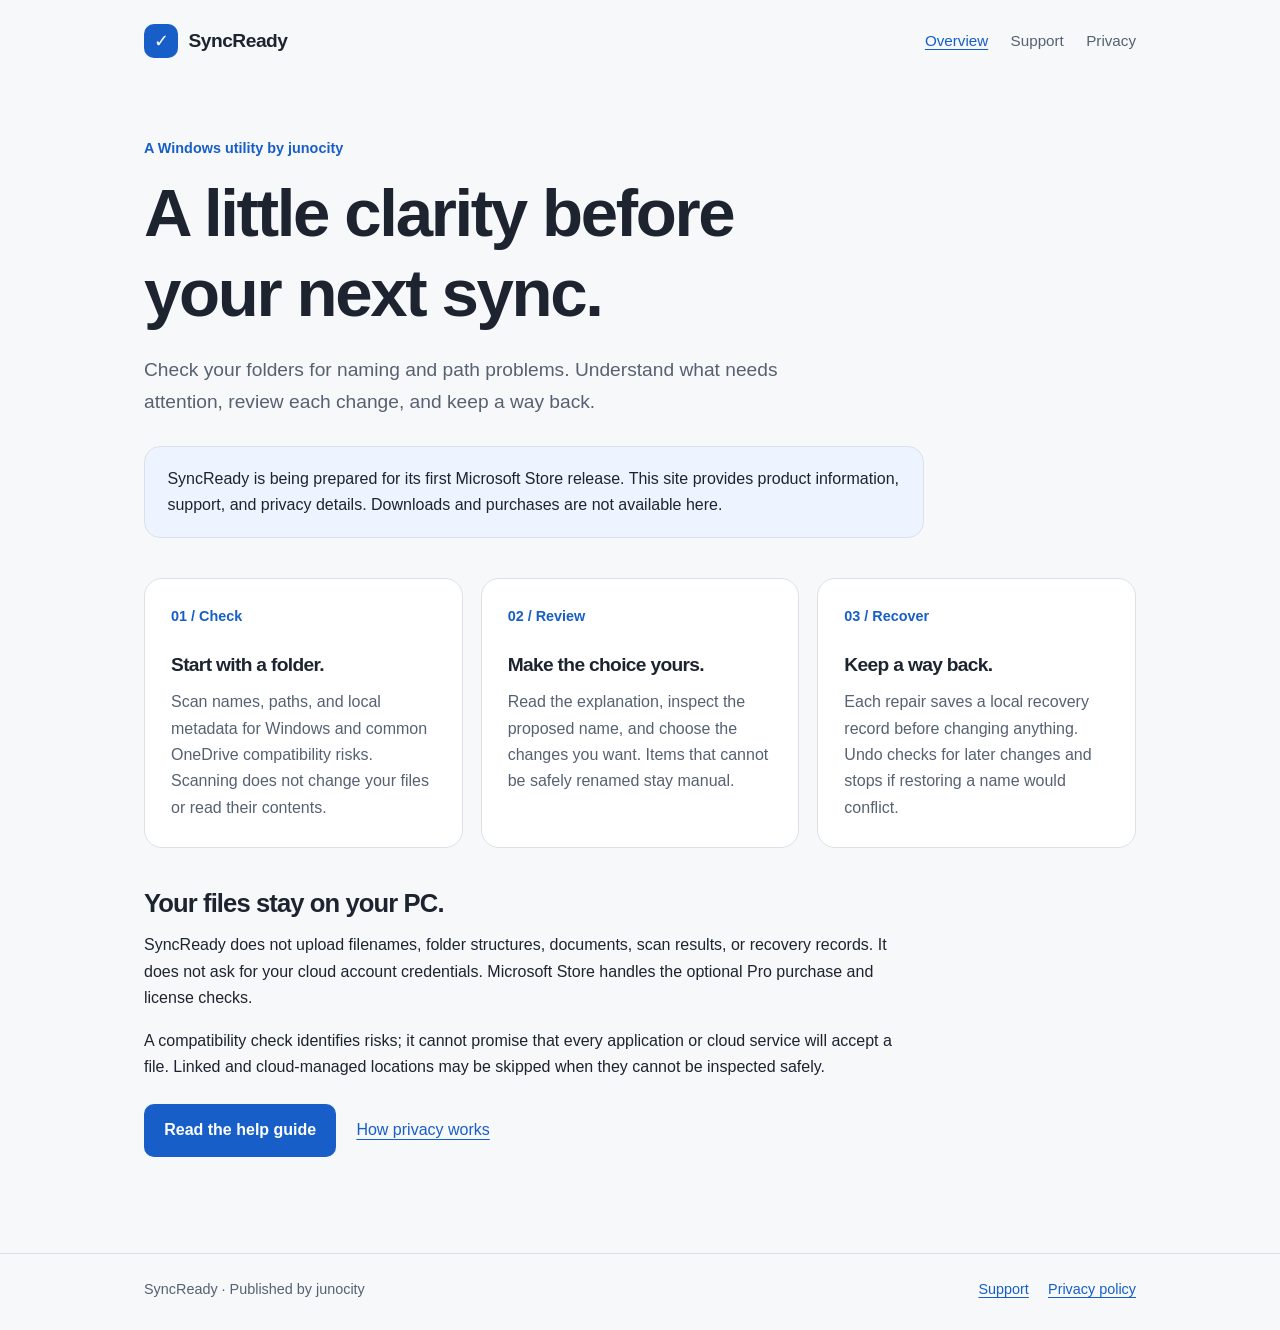
<file: index.html>
<!doctype html>
<html lang="en">
<head>
  <meta charset="utf-8">
  <meta name="viewport" content="width=device-width, initial-scale=1">
  <meta name="description" content="SyncReady checks local file and folder names for compatibility issues. Product information, support, and privacy details from junocity.">
  <meta name="referrer" content="strict-origin-when-cross-origin">
  <title>SyncReady — a little clarity before your next sync</title>
  <link rel="stylesheet" href="styles.css">
</head>
<body>
  <a class="skip" href="#main">Skip to content</a>
  <header class="wrap topbar">
    <a class="brand" href="index.html"><span class="brand-mark" aria-hidden="true">✓</span> SyncReady</a>
    <nav aria-label="Main navigation"><a href="index.html" aria-current="page">Overview</a><a href="support.html">Support</a><a href="privacy.html">Privacy</a></nav>
  </header>
  <main class="wrap" id="main">
    <p class="eyebrow">A Windows utility by junocity</p>
    <h1>A little clarity before your next sync.</h1>
    <p class="lead">Check your folders for naming and path problems. Understand what needs attention, review each change, and keep a way back.</p>
    <div class="notice"><p>SyncReady is being prepared for its first Microsoft Store release. This site provides product information, support, and privacy details. Downloads and purchases are not available here.</p></div>
    <section class="cards" aria-label="How SyncReady works">
      <div class="card"><span class="step">01 / Check</span><h2 style="margin-top:0;font-size:1.2rem">Start with a folder.</h2><p>Scan names, paths, and local metadata for Windows and common OneDrive compatibility risks. Scanning does not change your files or read their contents.</p></div>
      <div class="card"><span class="step">02 / Review</span><h2 style="margin-top:0;font-size:1.2rem">Make the choice yours.</h2><p>Read the explanation, inspect the proposed name, and choose the changes you want. Items that cannot be safely renamed stay manual.</p></div>
      <div class="card"><span class="step">03 / Recover</span><h2 style="margin-top:0;font-size:1.2rem">Keep a way back.</h2><p>Each repair saves a local recovery record before changing anything. Undo checks for later changes and stops if restoring a name would conflict.</p></div>
    </section>
    <section class="article" aria-labelledby="your-files">
      <h2 id="your-files">Your files stay on your PC.</h2>
      <p>SyncReady does not upload filenames, folder structures, documents, scan results, or recovery records. It does not ask for your cloud account credentials. Microsoft Store handles the optional Pro purchase and license checks.</p>
      <p>A compatibility check identifies risks; it cannot promise that every application or cloud service will accept a file. Linked and cloud-managed locations may be skipped when they cannot be inspected safely.</p>
      <div class="actions"><a class="button" href="support.html">Read the help guide</a><a href="privacy.html">How privacy works</a></div>
    </section>
  </main>
  <footer><div class="wrap footer-inner"><p>SyncReady · Published by junocity</p><div class="footer-links"><a href="support.html">Support</a><a href="privacy.html">Privacy policy</a></div></div></footer>
</body>
</html>
</file>
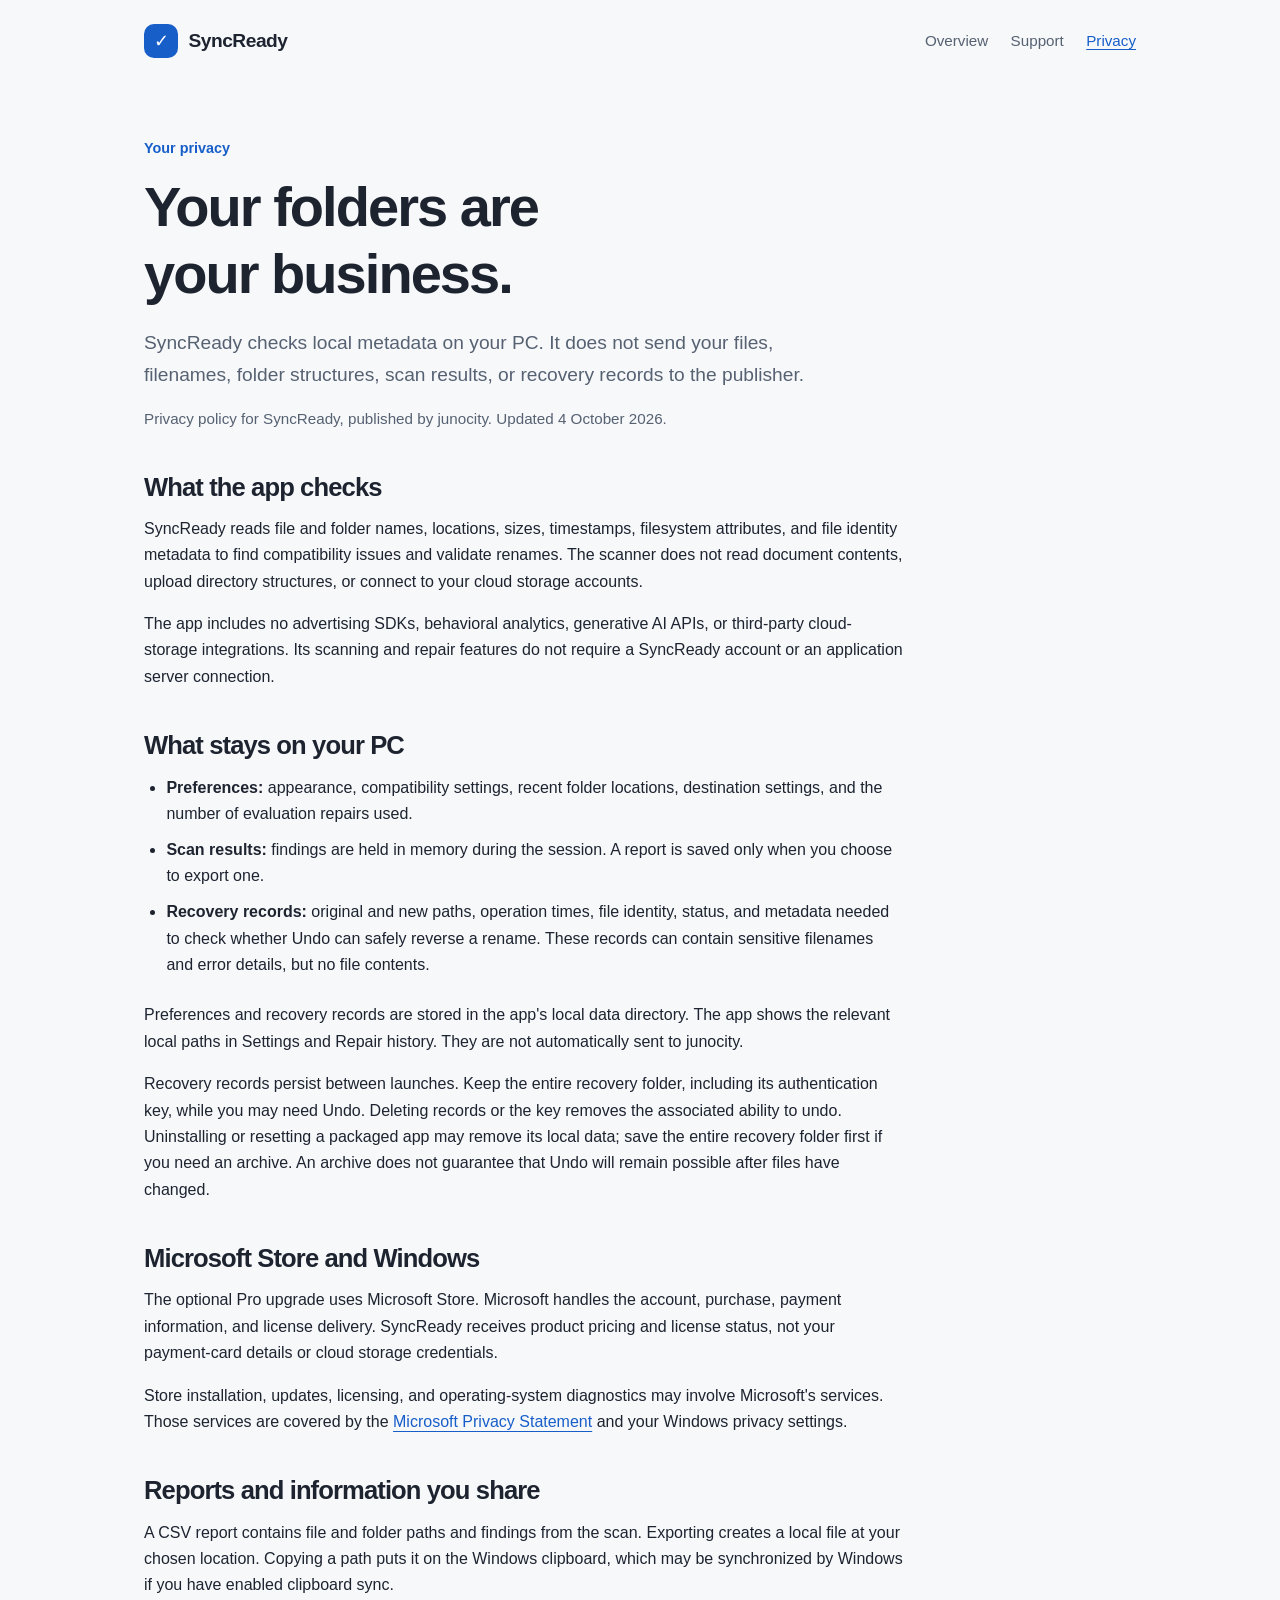
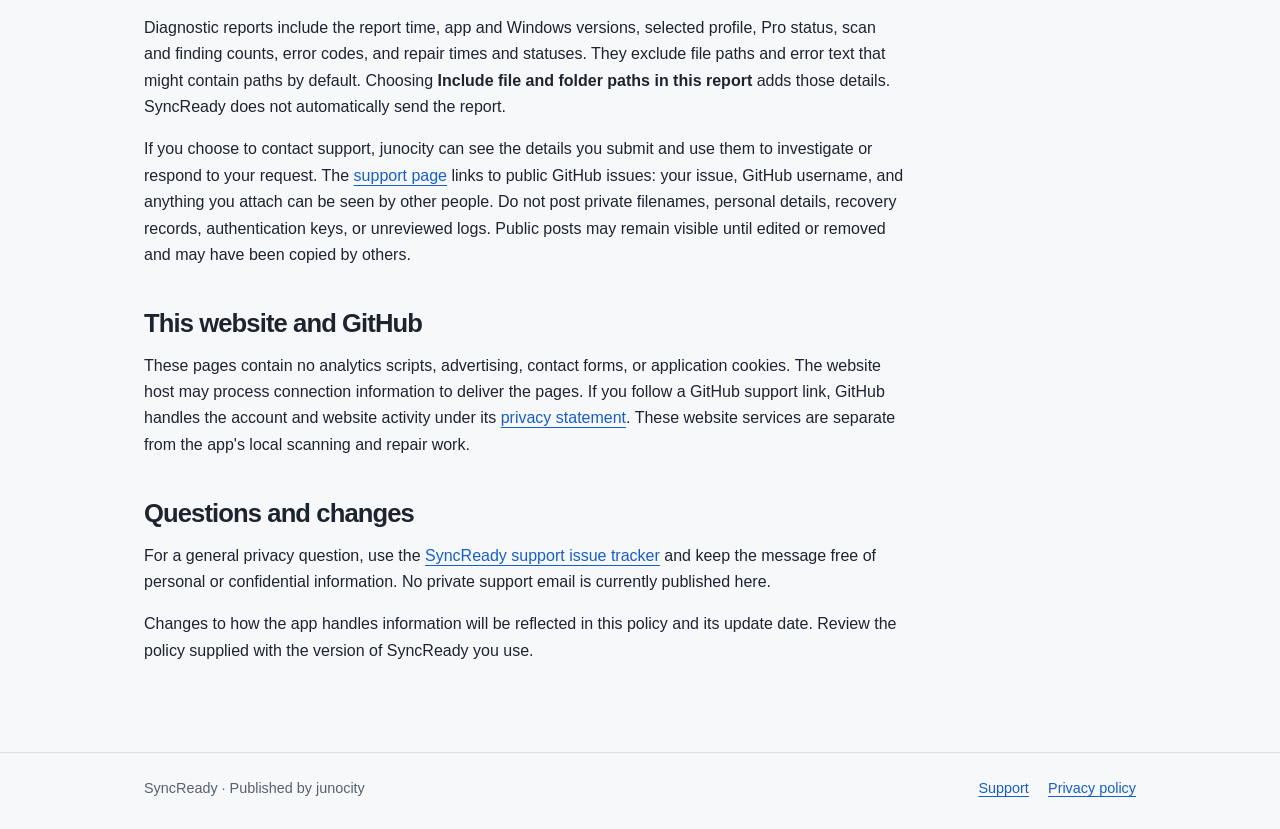
<file: privacy.html>
<!doctype html>
<html lang="en">
<head>
  <meta charset="utf-8">
  <meta name="viewport" content="width=device-width, initial-scale=1">
  <meta name="description" content="SyncReady privacy policy: local folder checks, recovery records, Microsoft Store purchases, and information you choose to share for support.">
  <meta name="referrer" content="strict-origin-when-cross-origin">
  <title>Privacy policy — SyncReady</title>
  <link rel="stylesheet" href="styles.css">
</head>
<body>
  <a class="skip" href="#main">Skip to content</a>
  <header class="wrap topbar">
    <a class="brand" href="index.html"><span class="brand-mark" aria-hidden="true">✓</span> SyncReady</a>
    <nav aria-label="Main navigation"><a href="index.html">Overview</a><a href="support.html">Support</a><a href="privacy.html" aria-current="page">Privacy</a></nav>
  </header>
  <main class="wrap" id="main">
    <article class="article">
      <p class="eyebrow">Your privacy</p>
      <h1>Your folders are your business.</h1>
      <p class="lead">SyncReady checks local metadata on your PC. It does not send your files, filenames, folder structures, scan results, or recovery records to the publisher.</p>
      <p class="subtle">Privacy policy for SyncReady, published by junocity. Updated 4 October 2026.</p>

      <h2>What the app checks</h2>
      <p>SyncReady reads file and folder names, locations, sizes, timestamps, filesystem attributes, and file identity metadata to find compatibility issues and validate renames. The scanner does not read document contents, upload directory structures, or connect to your cloud storage accounts.</p>
      <p>The app includes no advertising SDKs, behavioral analytics, generative AI APIs, or third-party cloud-storage integrations. Its scanning and repair features do not require a SyncReady account or an application server connection.</p>

      <h2>What stays on your PC</h2>
      <ul>
        <li><strong>Preferences:</strong> appearance, compatibility settings, recent folder locations, destination settings, and the number of evaluation repairs used.</li>
        <li><strong>Scan results:</strong> findings are held in memory during the session. A report is saved only when you choose to export one.</li>
        <li><strong>Recovery records:</strong> original and new paths, operation times, file identity, status, and metadata needed to check whether Undo can safely reverse a rename. These records can contain sensitive filenames and error details, but no file contents.</li>
      </ul>
      <p>Preferences and recovery records are stored in the app's local data directory. The app shows the relevant local paths in Settings and Repair history. They are not automatically sent to junocity.</p>
      <p>Recovery records persist between launches. Keep the entire recovery folder, including its authentication key, while you may need Undo. Deleting records or the key removes the associated ability to undo. Uninstalling or resetting a packaged app may remove its local data; save the entire recovery folder first if you need an archive. An archive does not guarantee that Undo will remain possible after files have changed.</p>

      <h2>Microsoft Store and Windows</h2>
      <p>The optional Pro upgrade uses Microsoft Store. Microsoft handles the account, purchase, payment information, and license delivery. SyncReady receives product pricing and license status, not your payment-card details or cloud storage credentials.</p>
      <p>Store installation, updates, licensing, and operating-system diagnostics may involve Microsoft's services. Those services are covered by the <a href="https://www.microsoft.com/en-us/privacy/privacystatement">Microsoft Privacy Statement</a> and your Windows privacy settings.</p>

      <h2>Reports and information you share</h2>
      <p>A CSV report contains file and folder paths and findings from the scan. Exporting creates a local file at your chosen location. Copying a path puts it on the Windows clipboard, which may be synchronized by Windows if you have enabled clipboard sync.</p>
      <p>Diagnostic reports include the report time, app and Windows versions, selected profile, Pro status, scan and finding counts, error codes, and repair times and statuses. They exclude file paths and error text that might contain paths by default. Choosing <strong>Include file and folder paths in this report</strong> adds those details. SyncReady does not automatically send the report.</p>
      <p>If you choose to contact support, junocity can see the details you submit and use them to investigate or respond to your request. The <a href="support.html">support page</a> links to public GitHub issues: your issue, GitHub username, and anything you attach can be seen by other people. Do not post private filenames, personal details, recovery records, authentication keys, or unreviewed logs. Public posts may remain visible until edited or removed and may have been copied by others.</p>

      <h2>This website and GitHub</h2>
      <p>These pages contain no analytics scripts, advertising, contact forms, or application cookies. The website host may process connection information to deliver the pages. If you follow a GitHub support link, GitHub handles the account and website activity under its <a href="https://docs.github.com/en/site-policy/privacy-policies/github-general-privacy-statement">privacy statement</a>. These website services are separate from the app's local scanning and repair work.</p>

      <h2>Questions and changes</h2>
      <p>For a general privacy question, use the <a href="https://github.com/addyponty-np/syncready-support/issues">SyncReady support issue tracker</a> and keep the message free of personal or confidential information. No private support email is currently published here.</p>
      <p>Changes to how the app handles information will be reflected in this policy and its update date. Review the policy supplied with the version of SyncReady you use.</p>
    </article>
  </main>
  <footer><div class="wrap footer-inner"><p>SyncReady · Published by junocity</p><div class="footer-links"><a href="support.html">Support</a><a href="privacy.html">Privacy policy</a></div></div></footer>
</body>
</html>
</file>
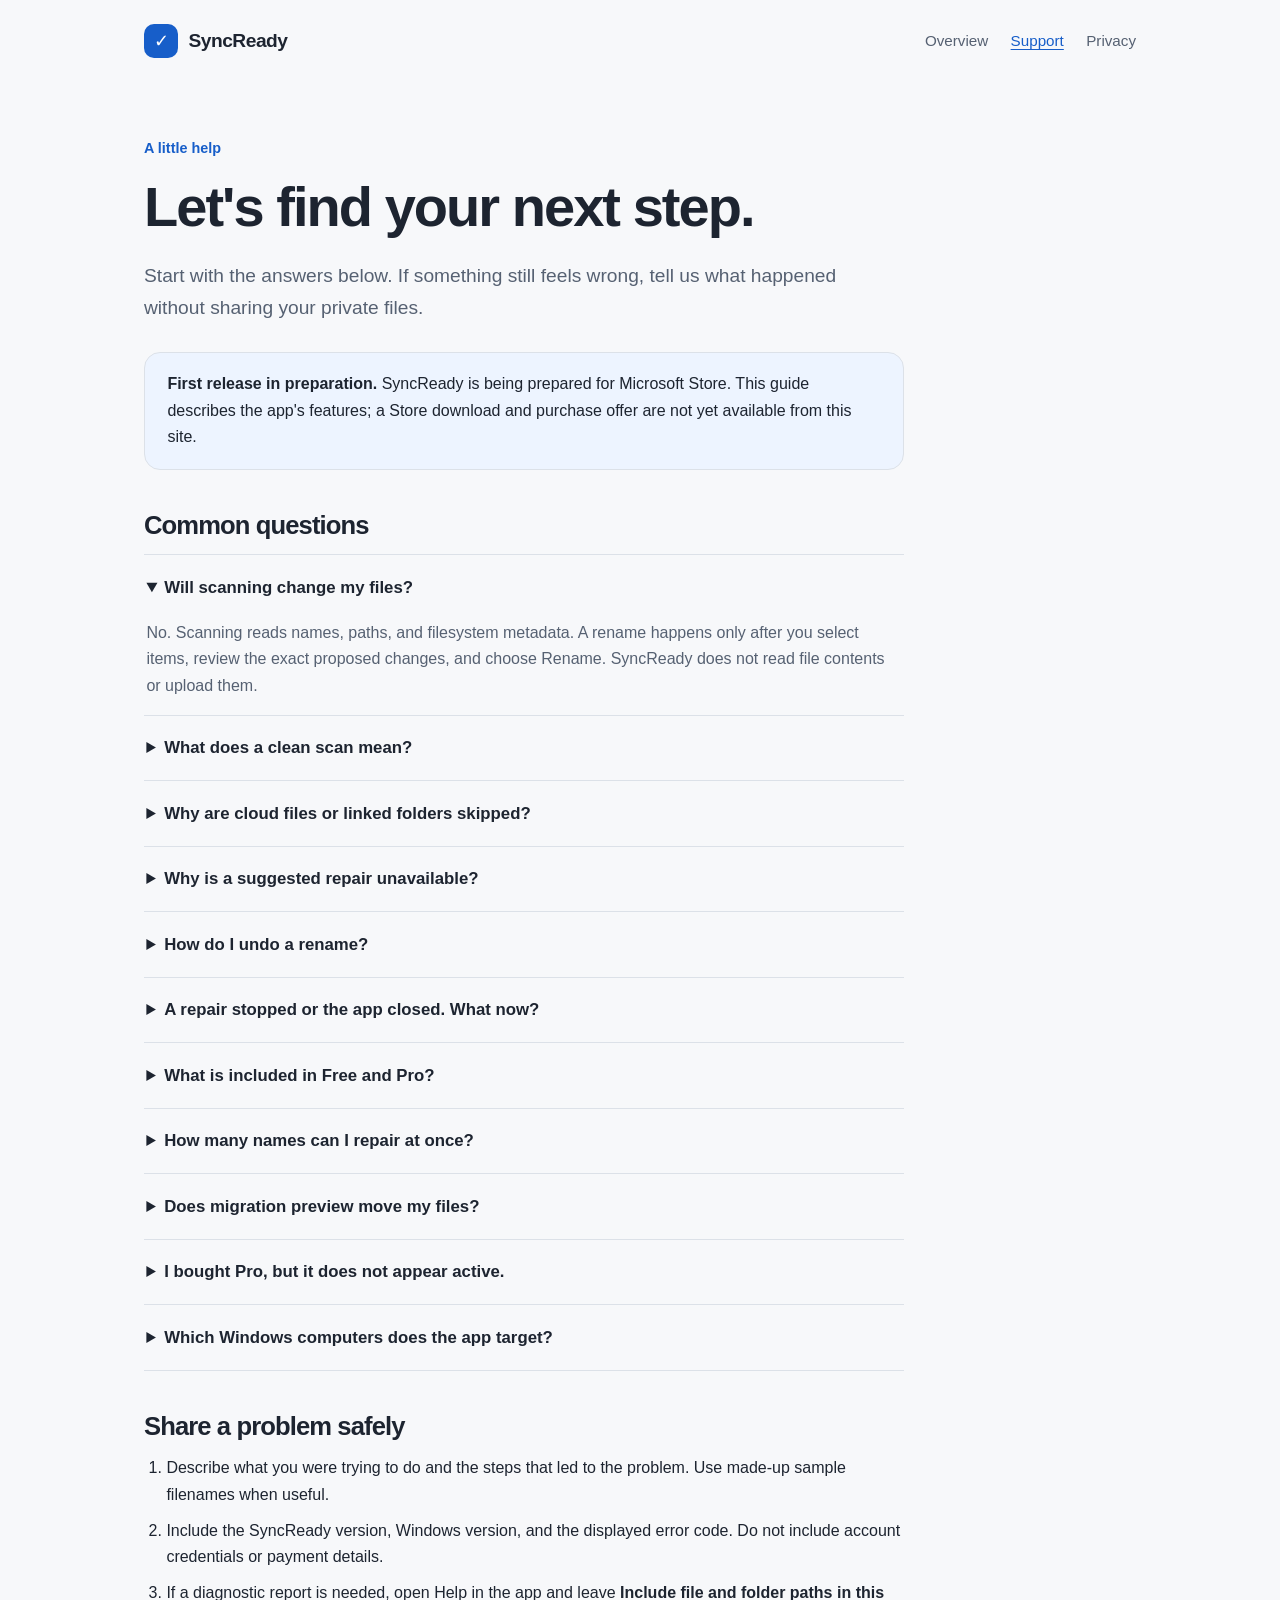
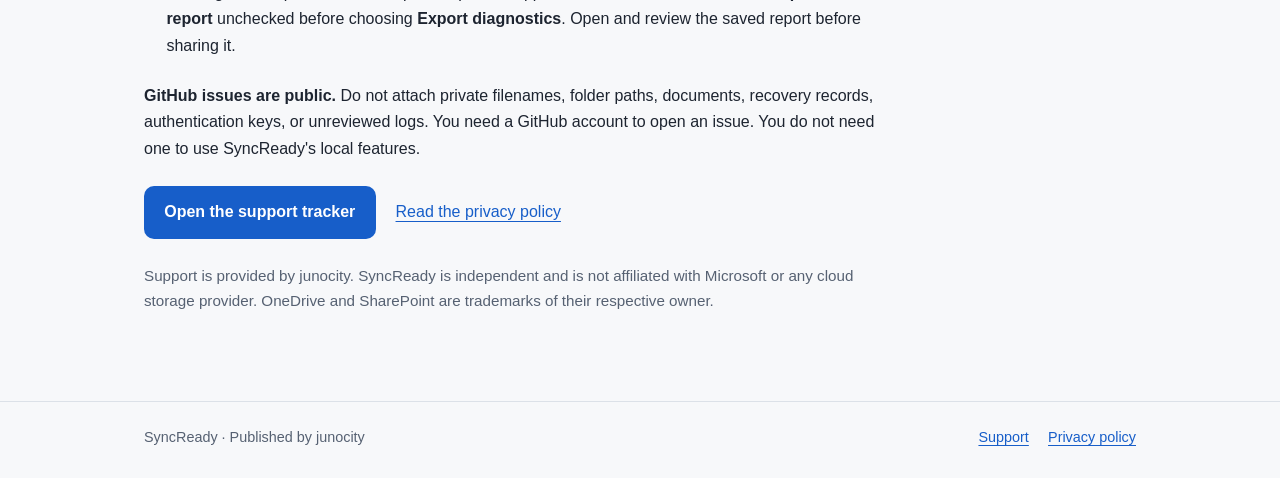
<file: support.html>
<!doctype html>
<html lang="en">
<head>
  <meta charset="utf-8">
  <meta name="viewport" content="width=device-width, initial-scale=1">
  <meta name="description" content="Get help with SyncReady scans, reviewed repairs, Undo, recovery records, and the Microsoft Store Pro upgrade.">
  <meta name="referrer" content="strict-origin-when-cross-origin">
  <title>Support — SyncReady</title>
  <link rel="stylesheet" href="styles.css">
</head>
<body>
  <a class="skip" href="#main">Skip to content</a>
  <header class="wrap topbar">
    <a class="brand" href="index.html"><span class="brand-mark" aria-hidden="true">✓</span> SyncReady</a>
    <nav aria-label="Main navigation"><a href="index.html">Overview</a><a href="support.html" aria-current="page">Support</a><a href="privacy.html">Privacy</a></nav>
  </header>
  <main class="wrap" id="main">
    <article class="article">
      <p class="eyebrow">A little help</p>
      <h1>Let's find your next step.</h1>
      <p class="lead">Start with the answers below. If something still feels wrong, tell us what happened without sharing your private files.</p>
      <div class="notice"><p><strong>First release in preparation.</strong> SyncReady is being prepared for Microsoft Store. This guide describes the app's features; a Store download and purchase offer are not yet available from this site.</p></div>

      <h2>Common questions</h2>
      <div class="faq">
        <details open><summary>Will scanning change my files?</summary><p>No. Scanning reads names, paths, and filesystem metadata. A rename happens only after you select items, review the exact proposed changes, and choose Rename. SyncReady does not read file contents or upload them.</p></details>
        <details><summary>What does a clean scan mean?</summary><p>No issues were found among the checks and items the scan completed. It is not a guarantee that a cloud service or another application will accept everything. If you stop a scan or some folders cannot be inspected, its results are incomplete. Review any skipped-item messages.</p></details>
        <details><summary>Why are cloud files or linked folders skipped?</summary><p>Links, junctions, and some cloud-managed items use special filesystem attributes. SyncReady does not follow these locations or repair them automatically. This prevents a scan or rename from affecting a location you did not select. A scan may therefore leave parts of a managed cloud folder uninspected, even if they appear in File Explorer.</p></details>
        <details><summary>Why is a suggested repair unavailable?</summary><p>Some findings need a decision that a rename cannot safely make: for example, a long parent path, a temporary file, an ambiguous collision, or an unavailable cloud item. Read the explanation for that finding. Resolve it in the relevant app or File Explorer, then scan again. SyncReady never deletes files, overwrites another item, or merges folders as a repair.</p></details>
        <details><summary>How do I undo a rename?</summary><p>Open Repair history, select the recorded repair, and choose Undo. SyncReady checks the current file identity, metadata, and original destination before restoring names. If files have moved, changed, or another item now occupies a destination, Undo may stop. Keep the recovery folder and its authentication key; history and Undo for completed repairs are available without Pro.</p></details>
        <details><summary>A repair stopped or the app closed. What now?</summary><p>Reopen SyncReady and review Repair history before making more changes. The app saves a recovery record before renaming and does not automatically modify your files when reopened. Use the recorded status and Undo where available. If a conflict is reported, keep the recovery files and describe the error code to support without uploading the recovery records.</p></details>
        <details><summary>What is included in Free and Pro?</summary><p>Free includes unlimited Windows and Windows + OneDrive scans, five individual evaluation renames, and recovery history and Undo for performed repairs. Pro is an optional one-time Microsoft Store purchase for bulk repair, additional compatibility profiles, migration preview, custom thresholds and excluded checks, CSV reports, and scanning several folders in one session. Pro is not a subscription.</p></details>
        <details><summary>How many names can I repair at once?</summary><p>You can review up to 1,000 changes per folder in a transaction with Pro. This keeps the durable recovery record manageable. For more changes, rescan and review another batch. Scanning itself is not limited to 1,000 items.</p></details>
        <details><summary>Does migration preview move my files?</summary><p>No. It calculates possible paths under the destination you enter and checks those names and paths. It does not copy, move, sync, or upload files. A separate cloud path-length check requires the actual decoded OneDrive or SharePoint destination folder path; a sharing link is not the same thing.</p></details>
        <details><summary>I bought Pro, but it does not appear active.</summary><p>Check that Microsoft Store is signed in to the account used for the purchase, connect to the internet, and choose Restore purchase in SyncReady. Availability and the displayed price come from Microsoft Store. If the Store is temporarily unavailable, scanning and Undo remain available. Before the Store release and Pro offer are configured, purchasing is unavailable.</p></details>
        <details><summary>Which Windows computers does the app target?</summary><p>The initial release targets 64-bit Intel or AMD PCs running Windows 10 version 2004 (build 19041) or later, including Windows 11. Native ARM64 release verification is pending. Consult the Microsoft Store listing's system requirements when the release becomes available.</p></details>
      </div>

      <h2>Share a problem safely</h2>
      <ol>
        <li>Describe what you were trying to do and the steps that led to the problem. Use made-up sample filenames when useful.</li>
        <li>Include the SyncReady version, Windows version, and the displayed error code. Do not include account credentials or payment details.</li>
        <li>If a diagnostic report is needed, open Help in the app and leave <strong>Include file and folder paths in this report</strong> unchecked before choosing <strong>Export diagnostics</strong>. Open and review the saved report before sharing it.</li>
      </ol>
      <p><strong>GitHub issues are public.</strong> Do not attach private filenames, folder paths, documents, recovery records, authentication keys, or unreviewed logs. You need a GitHub account to open an issue. You do not need one to use SyncReady's local features.</p>
      <div class="actions"><a class="button" href="https://github.com/addyponty-np/syncready-support/issues">Open the support tracker</a><a href="privacy.html">Read the privacy policy</a></div>
      <p class="subtle">Support is provided by junocity. SyncReady is independent and is not affiliated with Microsoft or any cloud storage provider. OneDrive and SharePoint are trademarks of their respective owner.</p>
    </article>
  </main>
  <footer><div class="wrap footer-inner"><p>SyncReady · Published by junocity</p><div class="footer-links"><a href="support.html">Support</a><a href="privacy.html">Privacy policy</a></div></div></footer>
</body>
</html>
</file>
<file: styles.css>
:root {
  color-scheme: light dark;
  --canvas: #f7f8fa;
  --surface: #fff;
  --ink: #1d2430;
  --muted: #566172;
  --line: #dce1e8;
  --accent: #175ec9;
  --tint: #edf4ff;
  font-family: -apple-system, BlinkMacSystemFont, "Segoe UI", sans-serif;
  font-synthesis: none;
  text-rendering: optimizeLegibility;
}
* { box-sizing: border-box; }
html { scroll-padding-top: 2rem; }
body { margin: 0; background: var(--canvas); color: var(--ink); font-size: 1rem; line-height: 1.65; }
a { color: var(--accent); text-underline-offset: .22em; }
a:hover { text-decoration-thickness: .12em; }
a:focus-visible, summary:focus-visible { outline: 3px solid var(--accent); outline-offset: 5px; border-radius: 3px; }
.skip { position: absolute; top: -5rem; left: 1rem; z-index: 2; padding: .65rem 1rem; background: var(--surface); }
.skip:focus { top: 1rem; }
.wrap { max-width: 1056px; margin: 0 auto; padding: 0 32px; }
.topbar { display: flex; justify-content: space-between; align-items: center; gap: 1.5rem; padding-top: 24px; padding-bottom: 24px; }
.brand { display: inline-flex; align-items: center; gap: .65rem; color: var(--ink); text-decoration: none; font-weight: 650; font-size: 1.2rem; letter-spacing: -.025em; }
.brand-mark { display: inline-grid; place-items: center; width: 34px; height: 34px; border-radius: 10px; background: var(--accent); color: #fff; font-size: 1.15rem; }
nav { display: flex; gap: 1.4rem; flex-wrap: wrap; }
nav a { font-size: .95rem; color: var(--muted); text-decoration: none; padding: .2rem 0; }
nav a[aria-current="page"] { color: var(--accent); text-decoration: underline; }
main { padding-top: 55px !important; padding-bottom: 72px !important; }
.eyebrow { color: var(--accent); font-size: .9rem; font-weight: 650; margin: 0 0 .75rem; }
h1, h2, h3 { line-height: 1.2; letter-spacing: -.035em; text-wrap: balance; }
h1 { font-size: clamp(2.4rem, 6vw, 4.2rem); max-width: 780px; font-weight: 650; margin: 0 0 1.25rem; }
h2 { font-size: 1.6rem; margin: 2.5rem 0 .85rem; font-weight: 650; }
h3 { font-size: 1.2rem; margin: 0 0 .6rem; font-weight: 650; }
p { margin: 0 0 1rem; }
.lead { color: var(--muted); font-size: 1.2rem; max-width: 710px; line-height: 1.65; }
.notice { margin: 1.8rem 0 2.5rem; background: var(--tint); border: 1px solid var(--line); border-radius: 16px; padding: 1.15rem 1.4rem; max-width: 780px; }
.notice p:last-child { margin: 0; }
.cards { display: grid; grid-template-columns: repeat(3, 1fr); gap: 18px; margin: 2.5rem 0; }
.card { padding: 26px; border-radius: 18px; border: 1px solid var(--line); background: var(--surface); }
.card p { color: var(--muted); margin: 0; }
.step { color: var(--accent); display: block; font-size: .9rem; font-weight: 650; margin-bottom: 1.5rem; }
.article { max-width: 760px; }
.article h1 { font-size: clamp(2.4rem, 6vw, 3.5rem); }
.article ul, .article ol { padding-left: 1.4rem; margin: .5rem 0 1.5rem; }
.article li { margin-bottom: .6rem; }
.article strong { font-weight: 650; }
.subtle { color: var(--muted); font-size: .95rem; }
.button { display: inline-block; background: var(--accent); color: #fff; border: 1px solid transparent; padding: .75rem 1.2rem; border-radius: 10px; text-decoration: none; font-weight: 600; }
.button:hover { text-decoration: underline; }
.actions { display: flex; gap: 1.25rem; align-items: center; flex-wrap: wrap; margin: 1.5rem 0; }
.faq { border-top: 1px solid var(--line); }
details { border-bottom: 1px solid var(--line); }
summary { cursor: pointer; font-size: 1.05rem; font-weight: 600; padding: 1.15rem .15rem; }
details p { color: var(--muted); padding: 0 .15rem; }
footer { border-top: 1px solid var(--line); color: var(--muted); font-size: .9rem; }
.footer-inner { padding-top: 24px; padding-bottom: 28px; display: flex; flex-wrap: wrap; gap: .75rem 2rem; justify-content: space-between; }
.footer-inner p { margin: 0; }
.footer-links { display: flex; gap: 1.2rem; }
@media (max-width: 680px) {
  .wrap { padding-left: 22px; padding-right: 22px; }
  .topbar { align-items: flex-start; flex-direction: column; gap: .9rem; }
  main { padding-top: 30px !important; padding-bottom: 48px !important; }
  .cards { grid-template-columns: 1fr; gap: 14px; }
  .step { margin-bottom: .8rem; }
  .lead { font-size: 1.1rem; }
}
@media (prefers-color-scheme: dark) {
  :root { --canvas: #14171c; --surface: #1c2129; --ink: #edf0f6; --muted: #b5bfcd; --line: #384353; --accent: #91baff; --tint: #1b2a40; }
  .brand-mark, .button { background: #91baff; color: #102b50; }
}
@media (forced-colors: active) {
  .button, .brand-mark { border: 1px solid ButtonText; }
  .card, .notice { border-color: CanvasText; }
}
@media print {
  .skip, nav, .actions { display: none; }
  body { background: white; color: black; }
  main { padding-top: 20px !important; }
  details { break-inside: avoid; }
}
</file>
